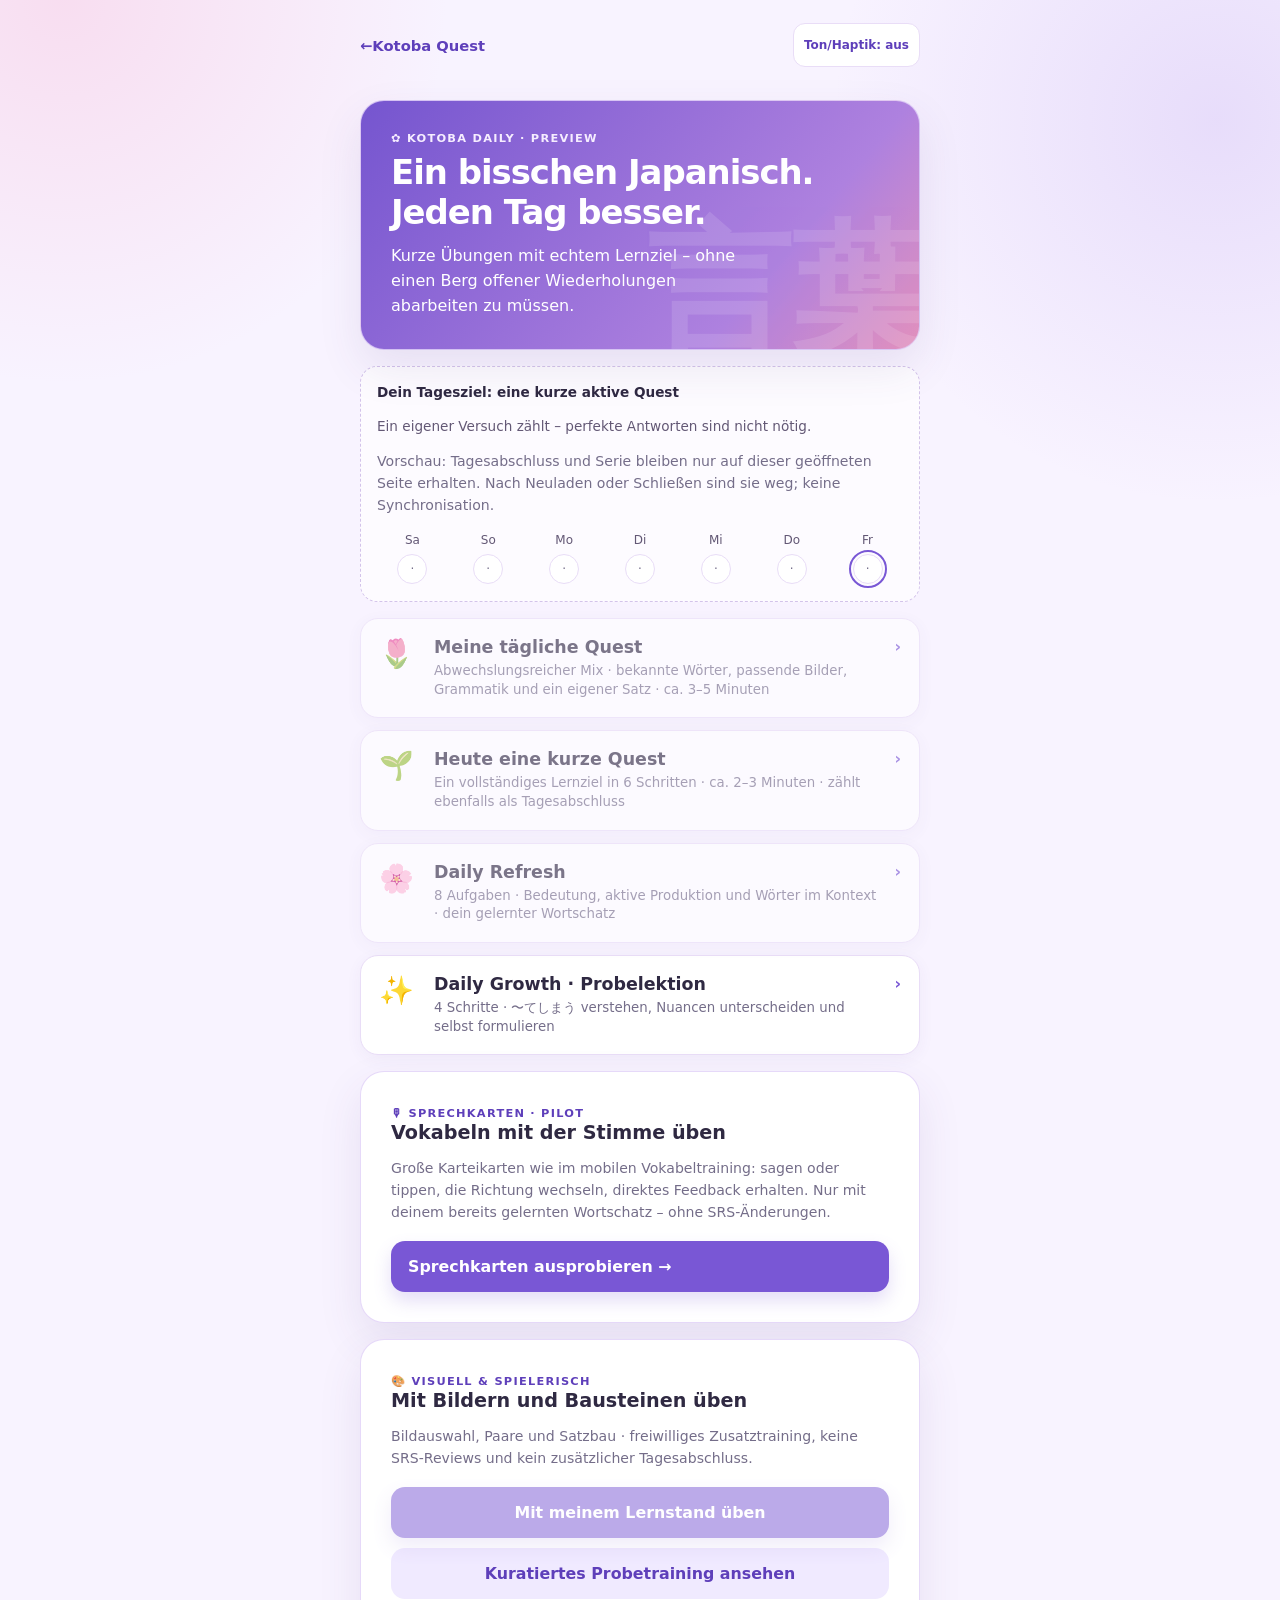
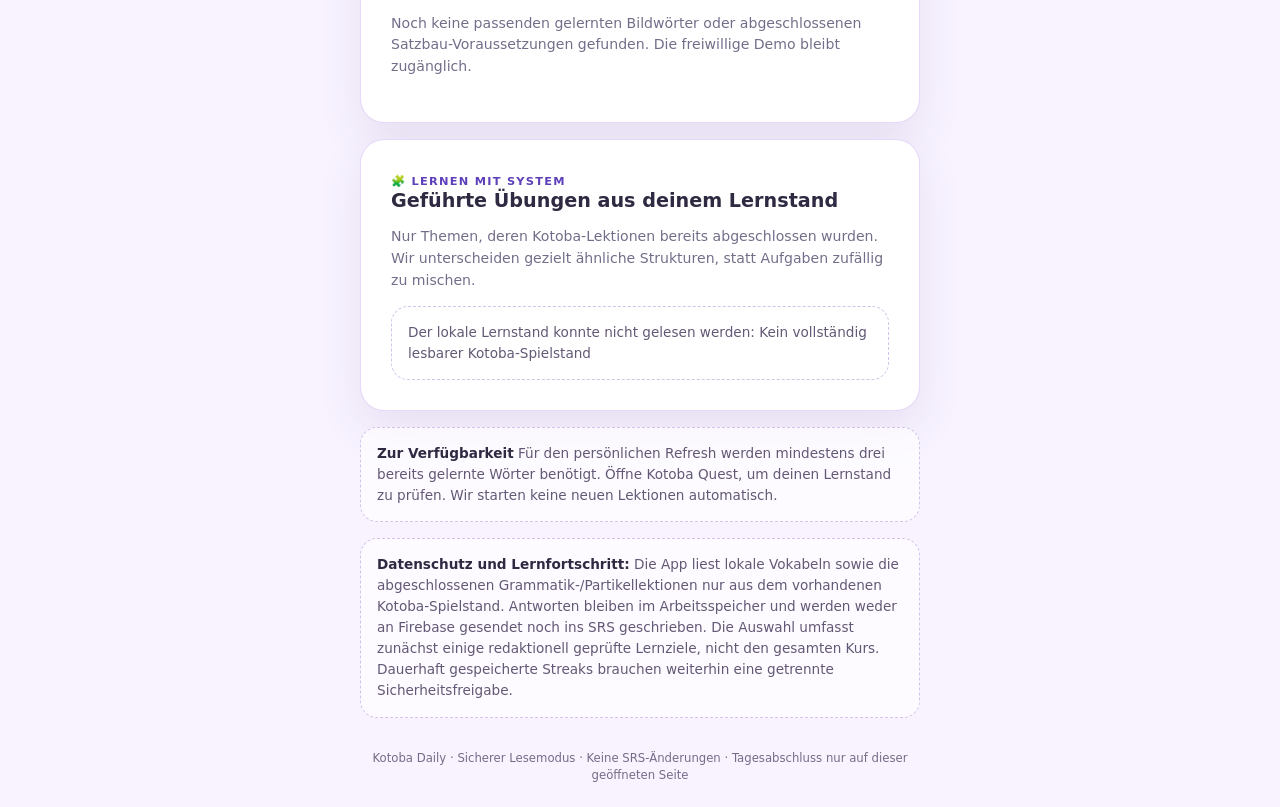
<file: daily.html>
<!doctype html>
<html lang="de">
<head>
  <meta charset="utf-8">
  <meta name="viewport" content="width=device-width,initial-scale=1,viewport-fit=cover,interactive-widget=resizes-content">
  <meta name="theme-color" content="#f8f3ff">
  <meta name="description" content="Kotoba Daily: eine kurze, didaktische Japanisch-Lerneinheit mit deinen bereits gelernten Wörtern.">
  <link rel="manifest" href="./kotoba.webmanifest">
  <link rel="apple-touch-icon" sizes="180x180" href="./assets/kotoba/icon-180-v1.png">
  <meta name="apple-mobile-web-app-capable" content="yes">
  <meta name="mobile-web-app-capable" content="yes">
  <meta name="apple-mobile-web-app-title" content="Kotoba Quest">
  <meta name="apple-mobile-web-app-status-bar-style" content="default">
  <link rel="stylesheet" href="./kotoba-install.css">
  <title>Kotoba Daily · Kotoba Quest</title>
  <link rel="stylesheet" href="./daily.css">
  <script src="./japanese-romaji.js"></script>
  <script defer src="./dungeon-source.js"></script>
  <script type="module" src="./daily.js"></script>
</head>
<body>
  <div class="shell">
    <header class="header">
      <a class="back" href="./cloud.html" aria-label="Zurück zu Kotoba Quest">← <span>Kotoba Quest</span></a>
      <button id="feedbackToggle" class="effects-toggle" type="button" aria-pressed="false" title="Ton optional; Haptik nur auf unterstützten Android-Browsern">Ton/Haptik: aus</button>
    </header>
    <main id="dailyRoot" tabindex="-1" aria-live="polite">
      <section class="panel loading"><div class="flower" aria-hidden="true">✿</div><h1>Deine Daily Quest wird vorbereitet …</h1><p>Deine bereits gelernten Wörter werden nur gelesen.</p></section>
    </main>
    <footer class="footer">Kotoba Daily · Sicherer Lesemodus · Keine SRS-Änderungen · Tagesabschluss nur auf dieser geöffneten Seite</footer>
  </div>
</body>
</html>
</file>
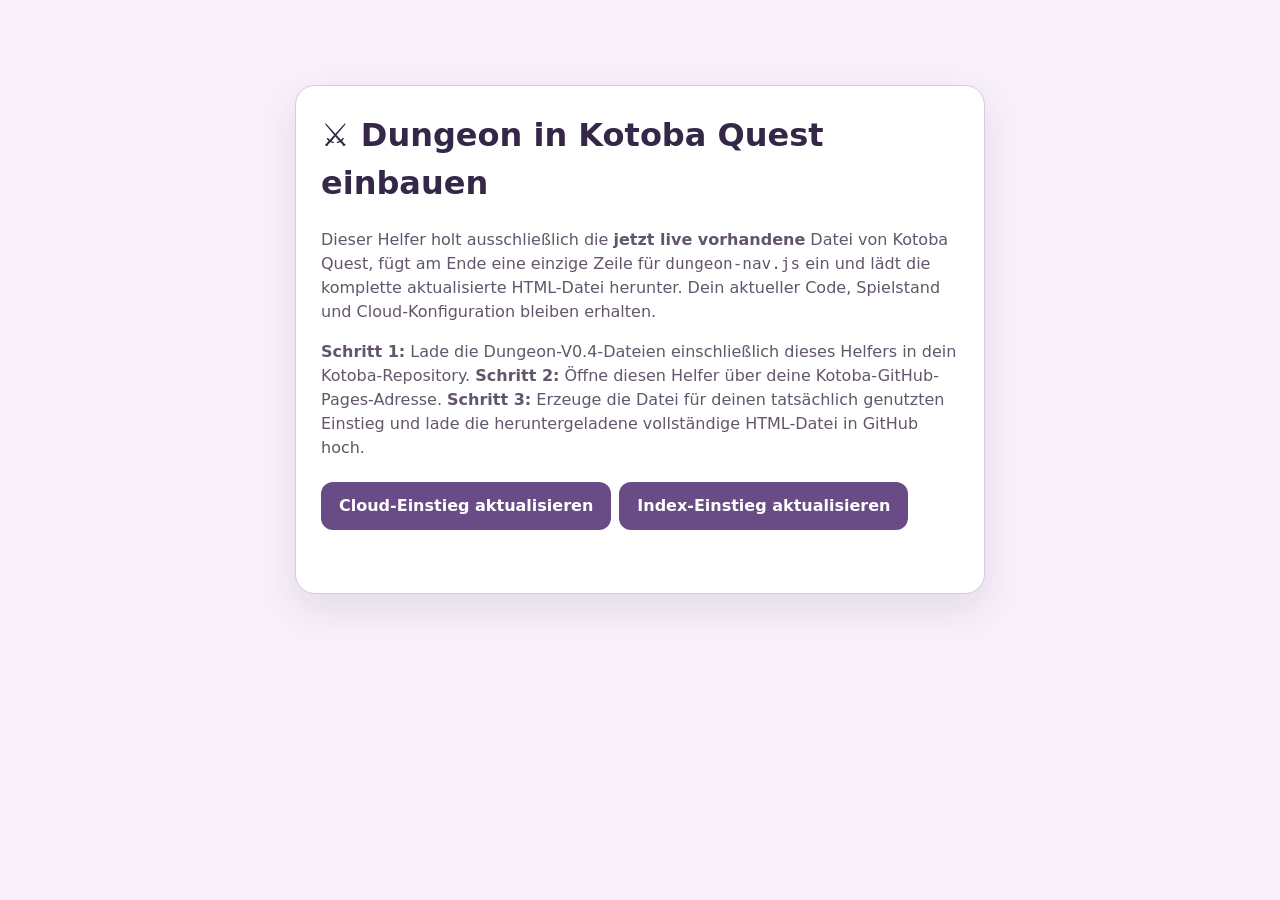
<file: dungeon-nav-installer.html>
<!DOCTYPE html><html lang="de"><head><meta charset="utf-8"><meta name="viewport" content="width=device-width,initial-scale=1"><title>Kotoba Quest · Dungeon-Eingang einfügen</title><style>body{background:#f8f0fb;color:#352747;font:16px/1.5 system-ui,sans-serif;max-width:690px;margin:7vh auto;padding:22px}.card{background:white;border:1px solid #d9c8e6;border-radius:20px;padding:25px;box-shadow:0 15px 40px #4125481c}h1{margin-top:0}button{border:0;border-radius:12px;background:#694c86;color:#fff;font:inherit;font-weight:750;padding:12px 18px;cursor:pointer;margin:6px 8px 6px 0}p{color:#63556b}#status{min-height:2em}</style></head><body><div class="card"><h1>⚔ Dungeon in Kotoba Quest einbauen</h1><p>Dieser Helfer holt ausschließlich die <strong>jetzt live vorhandene</strong> Datei von Kotoba Quest, fügt am Ende eine einzige Zeile für <code>dungeon-nav.js</code> ein und lädt die komplette aktualisierte HTML-Datei herunter. Dein aktueller Code, Spielstand und Cloud-Konfiguration bleiben erhalten.</p><p><strong>Schritt 1:</strong> Lade die Dungeon-V0.4-Dateien einschließlich dieses Helfers in dein Kotoba-Repository. <strong>Schritt 2:</strong> Öffne diesen Helfer über deine Kotoba-GitHub-Pages-Adresse. <strong>Schritt 3:</strong> Erzeuge die Datei für deinen tatsächlich genutzten Einstieg und lade die heruntergeladene vollständige HTML-Datei in GitHub hoch.</p><button data-name="cloud.html">Cloud-Einstieg aktualisieren</button><button data-name="index.html">Index-Einstieg aktualisieren</button><div id="status" role="status"></div></div><script>
const status=document.getElementById('status');for(const btn of document.querySelectorAll('[data-name]'))btn.addEventListener('click',async()=>{const name=btn.dataset.name;btn.disabled=true;status.textContent=`Lese ${name} …`;try{const r=await fetch(`./${name}?dungeonNavInstaller=${Date.now()}`,{cache:'no-store'});if(!r.ok)throw Error(`${name}: HTTP ${r.status}`);let html=await r.text();if(!/<\/body>/i.test(html))throw Error('Kein vollständiges HTML-Dokument erkannt. Keine Datei erstellt.');const marker='<script defer src="./dungeon-nav.js?v=0.4.0"><\/script>';if(!html.includes('dungeon-nav.js'))html=html.replace(/<\/body>/i,marker+'\n</body>');const blob=new Blob([html],{type:'text/html;charset=utf-8'}),url=URL.createObjectURL(blob),a=document.createElement('a');a.href=url;a.download=name;document.body.appendChild(a);a.click();a.remove();setTimeout(()=>URL.revokeObjectURL(url),2000);status.textContent=`${name} erstellt (${Math.round(blob.size/1024)} KB). Bitte diese Datei im Repository ersetzen und einmal neu laden.`;}catch(err){status.textContent=`Fehler: ${err.message||err}`}finally{btn.disabled=false}});
</script></body></html>
</file>
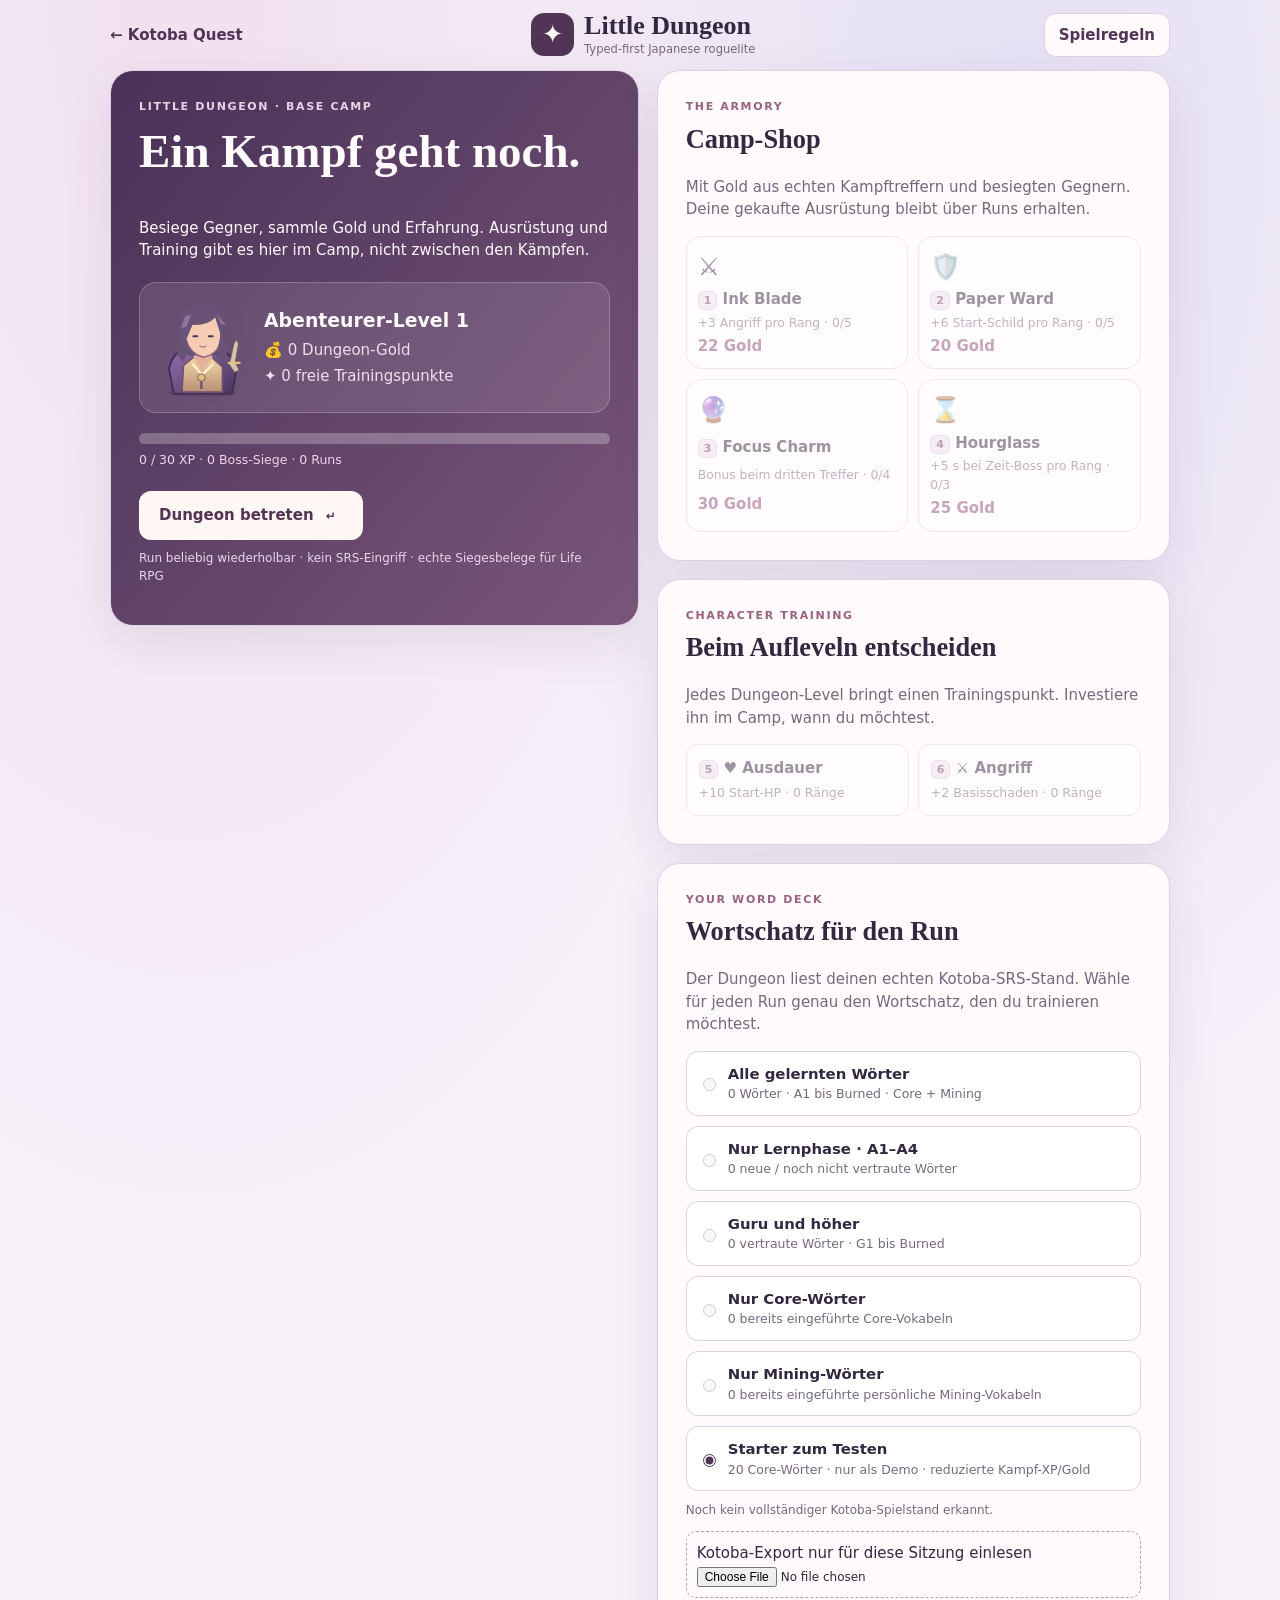
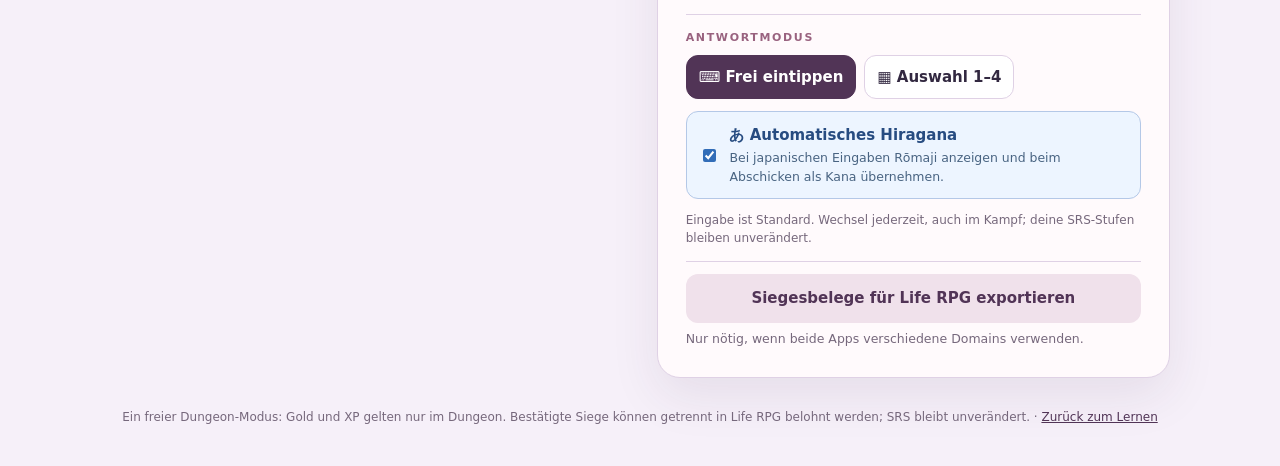
<file: dungeon.html>
<!DOCTYPE html>
<html lang="de">
<head>
  <meta charset="utf-8">
  <meta name="viewport" content="width=device-width,initial-scale=1,viewport-fit=cover">
  <meta name="theme-color" content="#392b56">
  <title>Kotoba Quest · Little Dungeon</title>
  <link rel="stylesheet" href="dungeon.css?v=0.5.0">
  <script defer src="dungeon-source.js?v=0.5.0"></script>
  <script defer src="dungeon-bridge.js?v=0.5.0"></script>
  <script defer src="dungeon-engine.js?v=0.5.0"></script>
  <script defer src="dungeon.js?v=0.5.0"></script>
</head>
<body>
  <div class="shell">
    <header class="topbar">
      <a class="back" href="./cloud.html" aria-label="Zurück zu Kotoba Quest">← <span>Kotoba Quest</span></a>
      <div class="brand"><span class="logo">✦</span><span><strong>Little Dungeon</strong><small>Typed-first Japanese roguelite</small></span></div>
      <button id="infoBtn" class="small-button" type="button">Spielregeln</button>
    </header>
    <div class="alert" id="alert" role="status" hidden></div>
    <main id="game" tabindex="-1"><div class="loading"><span class="loading-crest">✿</span><h1>Dein Dungeon wird vorbereitet …</h1><p>Vokabular wird aus Kotoba Quest gelesen.</p></div></main>
    <footer class="foot">Ein freier Dungeon-Modus: Gold und XP gelten nur im Dungeon. Bestätigte Siege können getrennt in Life RPG belohnt werden; SRS bleibt unverändert. · <a href="./cloud.html">Zurück zum Lernen</a></footer>
  </div>
  <dialog id="helpDialog"><div class="help-body"><button type="button" data-close-help aria-label="Schließen" class="cross">×</button><p class="eyebrow">LITTLE DUNGEON V0.5</p><h2>Spielregeln</h2><p>Besiege drei Gegner und anschließend den Boss. Normale Kämpfe haben <strong>keinen Timer</strong>; die freiwillige Boss-Challenge dauert 60 Sekunden. Du sammelst durch echte Treffer und besiegte Gegner Gold und XP. Gold kauft permanente Ausrüstung im Camp; ein Levelaufstieg bringt einen Trainingspunkt.</p><p><strong>Eingabe ist Standard:</strong> Antwort tippen und Enter drücken, dann mit Enter zur nächsten Aufgabe. Lesungen verstehen Kana oder Rōmaji. Bei Deutsch → Japanisch akzeptiert der Dungeon das japanische Wort oder seine Lesung. Für Multiple Choice kannst du jederzeit „Auswahl“ aktivieren: 1–4 antworten, Enter führt weiter.</p><p>Nach jedem normalen Gegner geht es direkt weiter – keine Händler-Unterbrechung. Deine Camp-Ausrüstung bleibt über alle Runs hinweg. Falsche Antworten zeigen die korrekte Verbindung und ändern keine echten Kotoba-SRS-Daten.</p><p>Deine V0.2-Scherben und früher gekauften Perks bleiben erhalten. Im Camp kannst du alte Scherben freiwillig in Dungeon-Gold umtauschen. Dungeon-Gold sind keine Life-RPG-Coins. Siege legen separate, eindeutig identifizierte Life-RPG-Belege ab; die Einlösung erfolgt im verbundenen Life RPG.</p><p>Der Wortschatz stammt direkt aus deinem aktuellen Kotoba-Spielstand. Im Camp kannst du alle gelernten Wörter, nur A1–A4, Guru+, nur Core oder nur Mining wählen; ein Export bleibt als Fallback möglich. Es werden keine Vokabeln an einen fremden Server geschickt.</p><button type="button" class="main-btn" data-close-help>Verstanden</button></div></dialog>
</body>
</html>
</file>
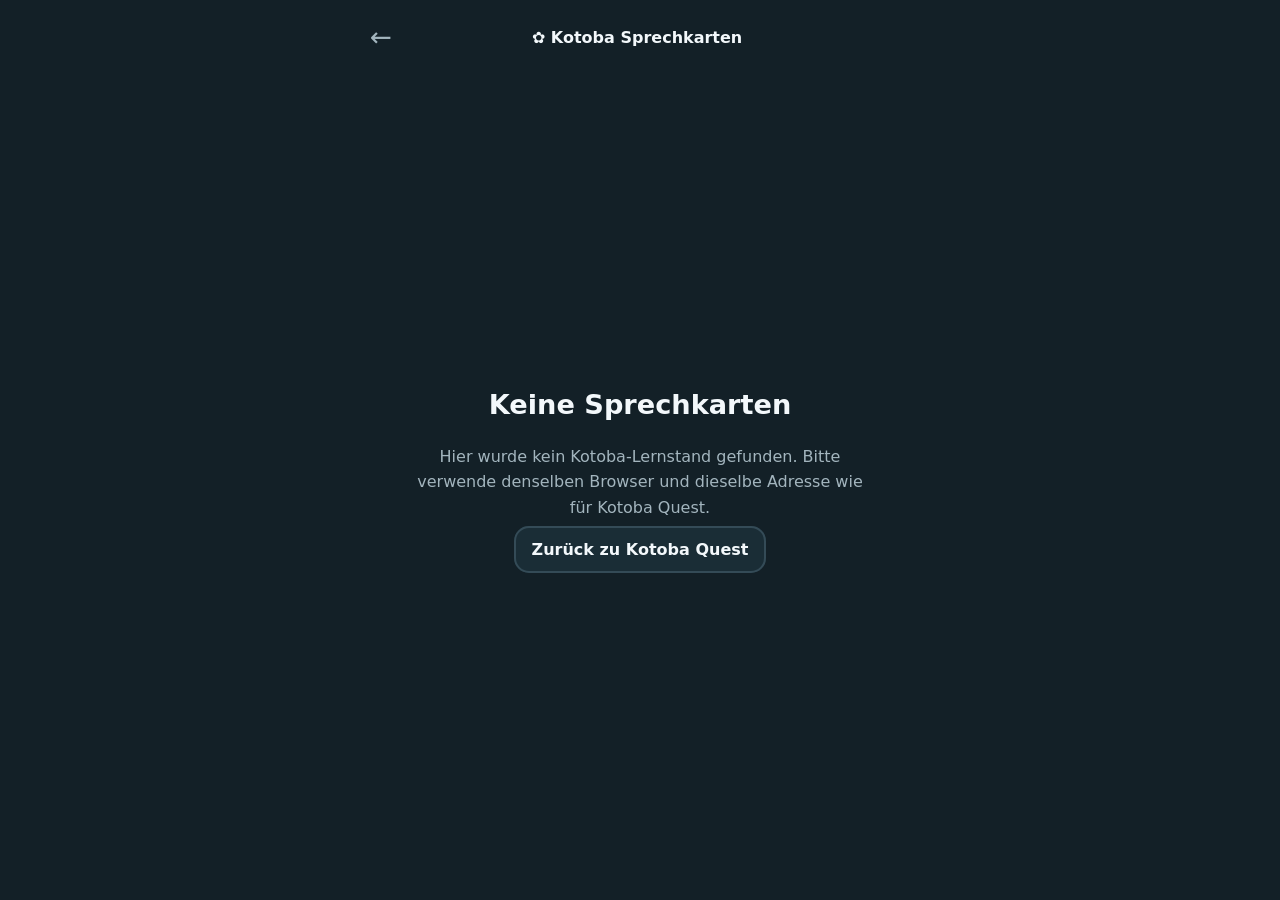
<file: voice-cards.html>
<!doctype html>
<html lang="de">
<head>
  <meta charset="utf-8">
  <meta name="viewport" content="width=device-width,initial-scale=1,viewport-fit=cover">
  <meta name="theme-color" content="#132027">
  <meta name="description" content="Sprechkarten: ein optionales, sicheres Sprachtraining mit deinem bereits gelernten Kotoba-Quest-Wortschatz.">
  <link rel="manifest" href="./kotoba.webmanifest">
  <link rel="apple-touch-icon" sizes="180x180" href="./assets/kotoba/icon-180-v1.png">
  <meta name="apple-mobile-web-app-capable" content="yes">
  <meta name="mobile-web-app-capable" content="yes">
  <meta name="apple-mobile-web-app-title" content="Kotoba Quest">
  <link rel="stylesheet" href="./voice-cards.css">
  <script src="./japanese-romaji.js"></script>
  <script defer src="./dungeon-source.js"></script>
  <script type="module" src="./voice-cards.js"></script>
  <title>Sprechkarten · Kotoba Quest</title>
</head>
<body>
  <main class="app" id="app" aria-live="polite">
    <section class="loading" role="status">Deine gelernten Wörter werden nur lesend geladen …</section>
  </main>
</body>
</html>
</file>
<file: kotoba-install.css>
/* Metadata-only installation candidate. No cache, worker or storage behavior. */
@media(display-mode:standalone){
  body{padding:env(safe-area-inset-top,0px) env(safe-area-inset-right,0px) env(safe-area-inset-bottom,0px) env(safe-area-inset-left,0px)}
  body.in-session .shell{padding-left:max(12px,env(safe-area-inset-left,0px));padding-right:max(12px,env(safe-area-inset-right,0px))}
}
</file>
<file: daily.css>
:root{color-scheme:light;--ink:#2f2942;--muted:#746d89;--violet:#7957d5;--violet-dark:#5e3fba;--pink:#e978af;--bg:#f8f3ff;--border:#e9ddf7;--surface:#fff;--good:#267b60;--bad:#b64c64;--shadow:0 18px 44px rgba(80,55,128,.10)}
*{box-sizing:border-box}
html{min-height:100%;background:var(--bg)}
body{margin:0;min-height:100dvh;color:var(--ink);font-family:Inter,ui-rounded,"SF Pro Rounded",system-ui,-apple-system,"Segoe UI",sans-serif;background:radial-gradient(circle at 5% 0,rgba(248,160,198,.26),transparent 24rem),radial-gradient(circle at 95% 5%,rgba(165,131,233,.20),transparent 24rem),var(--bg)}
button,input{font:inherit}button{cursor:pointer}button:disabled{opacity:.5;cursor:not-allowed}
a{color:var(--violet-dark)}:focus-visible{outline:3px solid var(--pink);outline-offset:3px}
.shell{width:min(560px,100%);min-height:100dvh;margin:auto;display:flex;flex-direction:column;padding:0 16px env(safe-area-inset-bottom)}
.header{height:76px;display:flex;align-items:center;gap:10px}.back{text-decoration:none;font-size:.92rem;font-weight:800;white-space:nowrap}.header-mark{margin-left:auto;color:var(--pink);font-size:1.9rem}.beta-tag{border-radius:30px;border:1px solid var(--border);background:#fff;font-size:.62rem;font-weight:900;letter-spacing:.07em;color:var(--muted);padding:8px 10px}
main{flex:1;display:flex;flex-direction:column;gap:16px;padding:10px 0 22px}
.panel{background:var(--surface);border:1px solid rgba(226,211,248,.85);border-radius:24px;box-shadow:var(--shadow);padding:24px;min-width:0}
.panel h1,.panel h2,.panel p{overflow-wrap:anywhere}.panel h1{font-size:clamp(1.6rem,6vw,2.12rem);line-height:1.17;letter-spacing:-.03em;margin:8px 0 12px}.panel h2{font-size:1.2rem;margin:0 0 10px}.panel p{line-height:1.55}.muted{color:var(--muted)}.small{font-size:.88rem}.eyebrow{text-transform:uppercase;letter-spacing:.11em;font-weight:900;font-size:.71rem;color:var(--violet-dark)}.flower{font-size:2.65rem;color:var(--pink)}
.hero{background:linear-gradient(130deg,#7555cf,#ae81df 72%,#e291bd);color:white;overflow:hidden;position:relative;min-height:208px}.hero:after{content:'言葉';font-size:9rem;position:absolute;right:-16px;bottom:-42px;opacity:.12;pointer-events:none;font-weight:900}.hero .eyebrow{color:#f6edff}.hero p{position:relative;z-index:1;max-width:34ch;margin:0}
.mode-grid{display:grid;gap:12px}.mode{display:flex;align-items:start;gap:15px;border:1px solid var(--border);border-radius:18px;background:white;padding:18px;width:100%;text-align:left;color:var(--ink);box-shadow:0 4px 16px rgba(80,55,128,.05)}.mode:hover{border-color:#c6afea}.mode:active{transform:scale(.99)}.mode strong{display:block;font-size:1.09rem}.mode small{display:block;color:var(--muted);line-height:1.4;margin-top:5px}.mode .icon{font-size:1.75rem;flex:0 0 40px}.mode .arrow{margin-left:auto;color:var(--violet);font-weight:900}.mode:disabled{opacity:.62}
.note{padding:15px 16px;border:1px dashed #d3c3ea;border-radius:17px;background:rgba(255,255,255,.65);color:#635875;font-size:.85rem;line-height:1.55}.note strong{color:var(--ink)}
.pill{display:inline-flex;align-items:center;gap:7px;padding:8px 11px;border-radius:50px;background:#f2eaff;color:var(--violet-dark);font-size:.76rem;font-weight:900}.status-row{display:flex;justify-content:space-between;align-items:center;gap:12px}.progress{height:10px;border-radius:50px;background:#efe8fb;overflow:hidden;margin:12px 0}.progress>div{height:100%;background:linear-gradient(90deg,var(--violet),var(--pink));transition:width .2s ease;border-radius:inherit}
.question{margin-top:0}.task-jp{white-space:pre-line;font-size:clamp(1.65rem,7vw,2.18rem);font-weight:850;line-height:1.6;overflow-wrap:anywhere;word-break:normal;margin:12px 0}.task-jp mark{color:var(--violet-dark);background:#efe7ff;border-radius:5px;padding:0 4px}.task-de{font-size:1.38rem;font-weight:800;margin:18px 0 10px}.task-label{color:var(--muted);font-weight:700;margin:10px 0}.task-secondary{font-size:.96rem;color:var(--muted)}
.answers{display:grid;gap:10px;margin-top:21px}.answer{min-height:56px;text-align:left;width:100%;background:white;border:2px solid var(--border);border-radius:14px;padding:13px 14px;color:var(--ink);font-weight:750;display:flex;align-items:center;gap:14px}.answer .number{display:inline-grid;place-items:center;width:27px;height:27px;border-radius:9px;background:#f1ebfc;color:var(--violet-dark);font-size:.79rem;flex:0 0 auto}.answer:hover:enabled{border-color:#b9a1e4;background:#faf7ff}.answer.selected{border-color:var(--violet);background:#f4efff}.answer:disabled{opacity:1;cursor:default}.answer.correct{border-color:var(--good);background:#effaf5}.answer.wrong{border-color:var(--bad);background:#fff2f3}
.answer-form{display:grid;gap:10px;margin-top:18px}.answer-form label{font-size:.84rem;color:var(--muted);font-weight:800}.answer-form input{width:100%;height:56px;border:2px solid #cdb9ee;border-radius:13px;padding:13px 15px;background:#fff;font-size:1.12rem;outline-offset:3px}.answer-form input:disabled{background:#f7f4fb}.button{min-height:51px;width:100%;border:0;border-radius:14px;background:var(--violet);color:white;font-size:.99rem;font-weight:850;padding:13px 17px;box-shadow:0 9px 18px rgba(121,87,213,.20)}.button:hover:not(:disabled){background:var(--violet-dark)}.button.secondary{background:#f0eaff;color:var(--violet-dark);box-shadow:none}.button.secondary:hover:not(:disabled){background:#e5dcfa}.button.ghost{background:transparent;color:var(--violet-dark);border:1px solid var(--border);box-shadow:none}.actions{display:grid;gap:10px;margin-top:17px}
.feedback{border-radius:15px;padding:15px 17px;background:#f1f9f5;border:1px solid #b8dbc9;margin-top:18px}.feedback.error{background:#fff3f5;border-color:#ebbfca}.feedback strong{display:block;color:#24644c}.feedback.error strong{color:#a34459}.feedback p{margin:6px 0 0;font-size:.91rem}.example{background:#faf8fd;border-left:4px solid #b8a0e7;border-radius:8px;padding:13px 15px;margin-top:13px;font-size:.94rem;line-height:1.55}.example span{display:block;color:var(--muted);margin-top:5px;font-size:.84rem}
.subtle{font-size:.78rem;color:var(--muted);line-height:1.45}.results{text-align:center}.results .flower{font-size:3.5rem}.results .score{font-size:2.7rem;font-weight:900;color:var(--violet-dark)}.results .score small{display:block;font-weight:500;font-size:.8rem;color:var(--muted)}
.footer{text-align:center;padding:10px 4px 22px;font-size:.73rem;color:var(--muted);line-height:1.5}
@media(min-width:700px){.shell{padding-inline:0}.panel{padding:30px}.header{height:90px}}
@media(prefers-reduced-motion:reduce){*,*:before,*:after{transition:none!important;animation:none!important}}

.learned-summary ul{padding-left:20px}.learned-summary li{margin-block:8px;overflow-wrap:anywhere}

/* A task occupies the viewport; only its content scrolls. Controls never overlay it. */
body.in-session{overflow:hidden;height:var(--app-height,100dvh)}
.in-session .shell{position:fixed;top:var(--app-top,0px);left:50%;transform:translateX(-50%);height:var(--app-height,100dvh);min-height:0;padding:env(safe-area-inset-top,0px) 12px 0;overflow:hidden}
.in-session .header{height:44px;min-height:44px;flex:none}.in-session .beta-tag,.in-session .header-mark,.in-session .footer{display:none}
.session-root{min-height:0;overflow:hidden;display:grid;grid-template-rows:auto minmax(0,1fr) auto;gap:0;padding:0;flex:1}
.session-top{padding:6px 4px}.session-top .progress{margin:6px 0}.session-top p{margin:4px 0;font-size:.75rem;line-height:1.3}
.session-content{min-height:0;overflow-y:auto;overscroll-behavior:contain;scroll-padding:12px;-webkit-overflow-scrolling:touch}
.session-content .question{padding:16px;border-radius:18px;box-shadow:none}.session-content .task-jp{font-size:clamp(1.35rem,6vw,1.9rem);line-height:1.45;margin:8px 0}.session-content .task-secondary{margin:8px 0}.session-content .answers{margin-top:12px;gap:8px}.session-content .answer{min-height:48px;padding:9px 11px}.session-content .pill{padding:5px 9px}.session-content .feedback{margin-top:10px}.session-content .answered .answers{display:none}
.session-dock{padding:8px 2px max(8px,env(safe-area-inset-bottom,0px));background:var(--bg);border-top:1px solid var(--border)}
.session-dock .answer-form,.session-dock .actions{margin:0;gap:8px}.session-dock .answer-form input{height:48px;font-size:16px}.session-dock .answer-form{grid-template-columns:1fr 1fr}.session-dock .answer-form label,.session-dock .answer-form input{grid-column:1/-1}.session-dock .button{min-height:44px;padding:9px 10px;box-shadow:none}.session-dock>.button{margin-top:6px;font-size:.8rem;min-height:40px}.session-dock .answer-form>.button:only-of-type{grid-column:1/-1}
@media(max-height:500px){.in-session .header{display:none}.session-top p{display:none}.session-top{padding:3px}.session-content .question{padding:10px}.session-dock{padding-top:5px}.session-dock .answer-form{gap:5px}.session-dock .answer-form label{font-size:.75rem}}

ruby{ruby-position:over}rt{font-size:.52em;font-weight:500;line-height:1.2}.reading-help{color:var(--muted);padding:0 8px;line-height:1.4}

.effects-toggle{margin-left:auto;min-height:44px;padding:8px 10px;border:1px solid var(--border);border-radius:12px;background:white;color:var(--violet-dark);font-size:.75rem;font-weight:800;white-space:nowrap}.header .back{display:inline-flex;align-items:center;min-height:44px}
.play-card{padding:12px!important}.play-card h1{font-size:1.2rem;line-height:1.35;margin:8px 0}.play-card>.small{margin:7px 0;line-height:1.35}.picture-heading{display:flex;align-items:center;justify-content:center;gap:10px}.picture-heading h1{margin:6px 0;font-size:1.8rem}.word-audio{width:44px;height:44px;flex:none;border:1px solid var(--border);border-radius:50%;background:#f3ecff;color:var(--violet-dark);font-weight:850;font-size:1.25rem}
.visual-art{position:relative;display:block;overflow:hidden;width:100%;aspect-ratio:1;background:#faf7f2;border-radius:12px;pointer-events:none;flex:none}.visual-art img{position:absolute;display:block;width:600%;height:400%;max-width:none;pointer-events:none;user-select:none}
.picture-grid{display:grid;grid-template-columns:repeat(2,minmax(0,1fr));gap:8px;margin-top:8px}.picture-card{display:grid;place-items:center;gap:3px;min-width:0;padding:5px;border:2px solid var(--border);border-radius:16px;background:white;color:var(--violet-dark)}.picture-card .visual-art{width:min(100%,clamp(52px,calc((var(--app-height,100dvh) - 252px)/2),140px))}.picture-number{font-size:.73rem;font-weight:850;line-height:1.1}.picture-card:hover:enabled,.match-card:hover:enabled,.sentence-token:hover:enabled{border-color:var(--violet)}
.matching-board{display:grid;grid-template-columns:repeat(2,minmax(0,1fr));gap:10px}.match-column{display:grid;gap:7px}.match-card{display:flex;align-items:center;justify-content:center;min-width:0;height:clamp(48px,calc((var(--app-height,100dvh) - 240px)/3),100px);padding:4px;border:2px solid var(--border);border-radius:14px;background:white;color:var(--ink)}.match-card .visual-art{width:auto;height:100%;aspect-ratio:1}.match-word{font-size:clamp(1rem,4.3vw,1.4rem);overflow-wrap:anywhere}.match-card[aria-pressed=true]{border-color:var(--violet);background:#f1eaff;box-shadow:inset 0 0 0 1px var(--violet)}.matched-space{visibility:hidden}.play-status{min-height:1.5em;font-size:.82rem;color:var(--violet-dark);margin:8px 0 0;line-height:1.3}
.sentence-line{display:flex;flex-wrap:wrap;align-items:center;gap:6px;min-height:70px;padding:9px;border:2px dashed #cdb9ea;border-radius:14px;background:#faf8ff;margin:10px 0}.token-bank{display:flex;flex-wrap:wrap;gap:7px;align-items:center}.sentence-token{min-height:44px;min-width:44px;max-width:100%;padding:7px 10px;border:1px solid #d3c3e9;border-radius:11px;background:white;color:var(--ink);box-shadow:0 3px 0 #e6ddf0;font-size:1rem;overflow-wrap:anywhere}.sentence-token:disabled{opacity:.28;box-shadow:none}.sentence-line .sentence-token{background:#f0e8ff;border-color:#b89bdc}.session-dock .play-actions{grid-template-columns:minmax(0,1fr) auto}.tile-cue{font-size:1.12rem!important}
@keyframes dailySuccess{50%{box-shadow:0 0 0 3px #9cd5b7;transform:scale(1.012)}}.daily-success{animation:dailySuccess .2s ease-out}
@keyframes pairFound{to{opacity:0;transform:scale(.94)}}.pair-found{animation:pairFound .17s ease-in forwards}
@media(prefers-reduced-motion:reduce){.daily-success,.pair-found{animation:none!important}}
@media(max-height:500px){.play-card{padding:8px!important}.play-card h1{font-size:1rem;margin:4px 0}.play-card .picture-heading h1{font-size:1.4rem}.play-card>.small{font-size:.73rem;margin:4px 0}.matching-board{gap:7px}.match-column{gap:5px}.sentence-line{min-height:45px;padding:5px;margin:6px 0;gap:5px}.sentence-token{padding:5px 7px;font-size:.9rem}.play-status{margin-top:5px;font-size:.73rem}}

.session-exit-row{display:flex;gap:6px;align-items:center;margin-top:6px}.session-exit-row>.button{flex:1;min-width:0;min-height:40px;width:auto;font-size:.75rem;padding:7px}.session-exit-row .effects-toggle{margin:0;min-height:40px;font-size:.67rem;padding:6px 8px}
.daily-overview{display:grid;grid-template-columns:repeat(7,minmax(0,1fr));gap:5px;padding:0;margin:14px 0 2px;list-style:none;text-align:center;font-size:.75rem}.daily-overview li{display:grid;justify-items:center;gap:5px}.day-dot{display:grid;place-items:center;width:30px;height:30px;border:1px solid var(--border);border-radius:50%;background:white;color:var(--muted)}.day-dot.done{background:#e3f4e9;color:#215c3d}.daily-overview [aria-current=date] .day-dot{outline:2px solid var(--violet);outline-offset:2px}
.picture-card .visual-art{width:min(100%,clamp(44px,calc((var(--app-height,100dvh) - 400px)/2),140px))}
@supports(height:1cqh){.session-content{container-type:size}.picture-card .visual-art{width:min(100%,clamp(44px,calc((100cqh - 168px)/2),140px))}.match-card{height:clamp(48px,calc((100cqh - 150px)/3),100px)}}

@media(max-height:380px){.image-question>.pill{display:none}.image-question>.small{margin:2px 0;font-size:.7rem}.play-card .picture-heading h1{font-size:1.25rem;line-height:1.2;margin:2px 0}.picture-card{padding:3px;gap:1px}.picture-card .visual-art{width:min(100%,44px)}.picture-number{font-size:.65rem}.picture-grid{gap:6px;margin-top:4px}.session-top .eyebrow{white-space:nowrap;overflow:hidden;text-overflow:ellipsis;min-width:0}}
</file>
<file: dungeon.css>
:root{--bg:#f6f0f9;--paper:#fffafc;--ink:#322840;--muted:#76687c;--plum:#513456;--plum2:#806095;--pink:#efcfdf;--lav:#e7dbf2;--line:#dfd1e5;--good:#297c60;--bad:#a83f5f;--gold:#bd8236;--soft:#faf5f9;--shadow:0 18px 50px #35214116}*{box-sizing:border-box}body{margin:0;min-height:100vh;background:radial-gradient(ellipse at 15% 0,#f1e0ef 0,transparent 43%),radial-gradient(ellipse at 80% 8%,#e3def2 0,transparent 37%),var(--bg);color:var(--ink);font:15px/1.5 system-ui,-apple-system,BlinkMacSystemFont,"Segoe UI",sans-serif}button,input,select{font:inherit}button{cursor:pointer;transition:transform .15s ease,border-color .15s ease,box-shadow .15s ease}button:hover:not(:disabled){transform:translateY(-1px)}button:disabled{cursor:not-allowed;opacity:.48}.shell{width:min(1130px,calc(100% - 30px));margin:0 auto}.topbar{min-height:82px;display:flex;align-items:center;justify-content:space-between;gap:14px}.back{color:var(--plum);text-decoration:none;font-weight:720;white-space:nowrap}.brand{display:flex;align-items:center;gap:10px}.brand strong{font:800 clamp(19px,3vw,26px)/1.1 Georgia,serif;display:block}.brand small{color:var(--muted);display:block;font-size:.72rem}.logo{display:grid;place-items:center;background:var(--plum);color:#fff9f6;width:43px;height:43px;border-radius:13px;font-size:26px}.small-button,.ghost{background:#fffafc;border:1px solid var(--line);color:var(--plum);border-radius:12px;padding:10px 14px;font-weight:650}.alert{border-radius:14px;padding:12px 18px;background:#fff0d7;border:1px solid #ecd19e;margin:10px 0}.eyebrow{font-size:11px;letter-spacing:.15em;text-transform:uppercase;color:#99627f;font-weight:800;margin:0 0 8px}h1,h2,h3,p{margin-top:0}h1,h2{font-family:Georgia,"Times New Roman",serif;line-height:1.15}h1{font-size:clamp(28px,4vw,48px)}h2{font-size:clamp(24px,3vw,33px)}h3{font-size:19px}.muted{color:var(--muted)}.card{background:var(--paper);border:1px solid var(--line);border-radius:23px;box-shadow:var(--shadow);padding:clamp(17px,3vw,28px)}.loading{text-align:center;padding:14vh 20px}.loading-crest{font-size:72px;color:var(--plum2)}.front-grid{display:grid;grid-template-columns:minmax(0,1.35fr) minmax(265px,1fr);gap:18px}.hero{background:linear-gradient(130deg,#4a3157,#79567a);color:#fffafc;position:relative;overflow:hidden;min-height:460px}.hero .eyebrow,.hero .muted{color:#e8d4e7}.hero::before{content:'✦';position:absolute;right:3%;top:-105px;font-size:350px;color:#ffffff0d;pointer-events:none}.hero h1{position:relative}.hero-desc{max-width:43ch;font-size:1.03rem}.stats{display:grid;grid-template-columns:repeat(3,1fr);gap:9px;margin:24px 0}.stat{background:#ffffff18;border:1px solid #ffffff36;border-radius:14px;padding:10px}.stat strong{display:block;font-size:24px}.stat span{font-size:11px;color:#e9d6e7}.main-btn,.alt-btn{border:0;background:var(--plum);color:#fff;border-radius:12px;padding:13px 20px;font-weight:760;min-height:44px}.hero .main-btn{background:#fff7f3;color:var(--plum)}.alt-btn{background:#f0e1eb;color:var(--plum)}.button-row{display:flex;gap:9px;flex-wrap:wrap;align-items:center}.right-stack{display:grid;gap:17px;align-content:start}.deck-option{display:flex;align-items:center;gap:9px;margin:10px 0;padding:11px;border-radius:12px;border:1px solid var(--line);background:#fff}.deck-option input{accent-color:var(--plum)}.deck-option span{display:grid}.deck-option strong{font-size:.93rem}.deck-option small{color:var(--muted)}.subtle{font-size:12px;color:var(--muted)}.import-box{display:block;border:1px dashed #bf9daf;border-radius:10px;padding:10px;margin-top:8px;cursor:pointer}.import-box input{max-width:100%;font-size:12px}.perks{display:grid;gap:9px}.perk{display:flex;justify-content:space-between;align-items:center;gap:8px;border:1px solid var(--line);border-radius:13px;padding:11px}.perk button{font-size:12px;padding:8px}.run-wrap{display:grid;gap:14px}.run-nav{display:flex;align-items:center;justify-content:space-between;gap:12px;flex-wrap:wrap}.floor-track{display:flex;gap:5px;align-items:center}.floor-track span{border:1px solid #ddcae2;background:#fff;border-radius:30px;padding:6px 9px;font-size:12px;font-weight:730}.floor-track span.on{background:var(--plum);color:white;border-color:var(--plum)}.battle{background:linear-gradient(180deg,#e9dceb,#fff6f5 71%);border:1px solid var(--line);border-radius:23px;padding:16px;position:relative;overflow:hidden}.battle::before{content:'✧';position:absolute;left:48%;top:-58px;color:#ffffff85;font-size:220px;pointer-events:none}.arena{display:grid;grid-template-columns:1fr 75px 1fr;align-items:end;gap:12px;min-height:216px}.fighter{display:grid;justify-items:center;gap:6px;min-width:0}.sprite{height:125px;display:grid;align-items:center;justify-items:center;position:relative;filter:drop-shadow(0 12px 14px #4d365b32)}.avatar{width:112px}.sprite .body{width:75px;height:85px;border-radius:31px 31px 18px 18px;background:linear-gradient(125deg,#66548b,#3e335c);position:absolute;bottom:0}.sprite .face{width:62px;height:62px;border-radius:45% 45% 48% 48%;background:#eac5b7;border:3px solid #533951;position:absolute;top:0}.sprite .hair{width:69px;height:26px;background:#d3b8a3;border-radius:60% 40% 25% 30%;position:absolute;top:0;transform:rotate(-8deg)}.sprite .eyes{font-size:28px;color:#4b4055;position:absolute;top:31px;font-weight:900;letter-spacing:5px}.foe{width:115px}.foe .creature{font-size:92px;line-height:1;filter:drop-shadow(0 5px 4px #624b6e40)}.versus{font:800 15px Georgia,serif;color:#9e809d;align-self:center;text-align:center}.fighter strong{font-size:14px}.meter{height:10px;width:min(200px,100%);background:#d1bfd6;border-radius:30px;overflow:hidden}.meter>i{height:100%;display:block;background:linear-gradient(90deg,#4f9c7c,#86c4a4);border-radius:30px;transition:width .2s}.enemy-meter i{background:linear-gradient(90deg,#aa4c78,#ec9bac)}.fighter small{color:#71607d}.battle-meta{display:flex;justify-content:space-between;gap:8px;align-items:center;flex-wrap:wrap;padding:10px 4px 0;color:var(--plum);font-size:.83rem;font-weight:700}.timer{background:#fff;border:1px solid #d7a1b7;padding:7px 11px;border-radius:10px;color:#a23e5b;font-weight:900;font-variant-numeric:tabular-nums}.question-card{display:grid;gap:15px}.question-header{display:flex;justify-content:space-between;align-items:center;gap:6px}.question-prompt{font-size:clamp(26px,4.6vw,43px);font-weight:780;text-align:center;line-height:1.38;padding:13px 6px;overflow-wrap:anywhere}.answers{display:grid;grid-template-columns:repeat(2,minmax(0,1fr));gap:9px}.answer{background:#fff;border:1px solid #d8c6de;border-radius:14px;padding:14px 10px;color:var(--ink);font-weight:710;min-height:56px}.answer:focus-visible{outline:3px solid #b479a5;outline-offset:3px}.answer:hover{border-color:#a779aa;box-shadow:0 4px 15px #714b7a1a}.text-entry{display:flex;gap:8px}.text-entry input{border:1px solid #cbb6d4;border-radius:12px;padding:13px;font-size:19px;min-width:0;flex:1;background:white}.feedback{padding:15px;border-radius:14px;border:1px solid #aed7c2;background:#edf8f0}.feedback.wrong{background:#fff1f4;border-color:#e9b0c3}.feedback h3{color:var(--good);margin:0 0 7px}.feedback.wrong h3{color:var(--bad)}.loot-grid{display:grid;grid-template-columns:repeat(3,minmax(0,1fr));gap:11px}.loot-option{display:grid;gap:8px;justify-items:center;text-align:center;background:#fff9fb;border:1px solid #ddc6df;border-radius:18px;padding:25px 12px;color:var(--ink)}.loot-option:hover{border-color:#936da0}.loot-icon{font-size:45px}.loot-option small{color:var(--muted)}.boss-options{display:grid;grid-template-columns:1fr 1fr;gap:12px}.boss-choice{background:#fff;border:1px solid #e0c8dc;padding:20px;text-align:left;border-radius:15px;color:var(--ink)}.boss-choice strong{display:block;font-size:18px}.boss-choice small{color:var(--muted)}.ended{text-align:center;padding:36px}.trophy{font-size:75px;margin-bottom:8px}.info-strip{display:flex;gap:8px;flex-wrap:wrap}.chip{background:#f4e8f0;border:1px solid #dfcddd;color:#614362;border-radius:30px;padding:5px 9px;font-size:12px;font-weight:650}.foot{text-align:center;padding:30px 0 40px;color:var(--muted);font-size:12px}.foot a{color:var(--plum)}dialog{max-width:min(560px,94vw);border:1px solid var(--line);border-radius:23px;box-shadow:0 30px 80px #261e2e80;padding:0;color:var(--ink)}dialog::backdrop{background:#291d36b3}.help-body{padding:27px;position:relative}.cross{position:absolute;right:14px;top:12px;border:0;background:transparent;font-size:27px;color:var(--plum)}@media(max-width:760px){.front-grid{grid-template-columns:1fr}.hero{min-height:0}.topbar{min-height:70px}.brand small{display:none}.back span{display:none}.arena{grid-template-columns:1fr 34px 1fr;gap:4px}.sprite{height:103px}.sprite .body{width:65px;height:75px}.sprite .face{width:54px;height:54px}.foe .creature{font-size:72px}.loot-grid{grid-template-columns:1fr}.loot-option{display:flex;text-align:left;padding:16px}.boss-options{grid-template-columns:1fr}.question-card{padding:17px}.stats{margin:17px 0}}@media(max-width:460px){.shell{width:min(100% - 18px,1130px)}.brand strong{font-size:19px}.topbar .small-button{padding:8px}.answers{grid-template-columns:1fr 1fr}.answer{min-height:62px;padding:8px;font-size:14px}.floor-track span{font-size:10px;padding:5px}.battle{padding:10px}.fighter strong{font-size:12px}.question-prompt{font-size:28px}.text-entry input{font-size:16px}.question-header{flex-wrap:wrap}}

@keyframes dungeon-arrival{from{opacity:.25;transform:translateY(9px)}to{opacity:1;transform:translateY(0)}}.battle,.question-card{animation:dungeon-arrival .24s ease-out}@media(prefers-reduced-motion:reduce){*,*::before,*::after{animation:none!important;transition:none!important}}

/* V0.2 — keyboard-first compact arena. All art is self-contained vector UI. */
.shell{width:min(1060px,calc(100% - 30px))}
.topbar{min-height:70px}
.run-wrap{gap:10px}
.run-nav{padding:1px 2px}
.floor-track{gap:7px}
.floor-track span{padding:6px 12px;min-width:76px;text-align:center;background:#fff8fc}
.floor-track span.on{box-shadow:0 2px 10px #51345621}
.battle{padding:13px 21px;background:linear-gradient(130deg,#ede4f3,#fff3f0 54%,#f4e8ef);border-radius:19px}
.battle::before{top:-79px;left:49%;font-size:178px;opacity:.36}
.arena{min-height:169px;grid-template-columns:1fr 44px 1fr;gap:12px;align-items:center}
.sprite{height:112px}
.avatar{width:118px}
.hero-portrait{display:block;width:116px;height:126px;max-height:112px;overflow:visible;filter:drop-shadow(0 5px 8px #5e3e6e25)}
.foe{height:110px}
.foe .creature{font-size:74px}
.versus{font-size:28px;align-self:center;color:#a37e9b}
.fighter{gap:5px}
.fighter strong{font-size:13px;line-height:1.25}
.fighter small{font-size:12px;white-space:normal;text-align:center}
.meter{height:8px;width:min(205px,100%)}
.battle-meta{padding:9px 3px 0;font-size:.81rem}
.question-card{gap:11px;padding:20px 25px}
.question-header .eyebrow{margin:0}
.prompt-group{display:grid;gap:4px;padding:0 0 2px}
.question-label{text-align:center;margin:0;font-size:.95rem}
.question-prompt{font-size:clamp(27px,4vw,40px);padding:4px 4px 10px;min-height:55px;display:grid;place-items:center}
.answers{gap:8px}
.answer{position:relative;display:flex;align-items:center;justify-content:center;gap:10px;min-height:61px;padding:10px 14px;line-height:1.32;font-size:16px}
.answer-shortcut{display:grid;place-items:center;position:absolute;left:12px;top:50%;transform:translateY(-50%);border:1px solid #e1cfe1;border-radius:9px;background:#f6eff7;color:#7b5b80;font-size:13px;font-variant-numeric:tabular-nums;width:27px;height:27px}
.answer>span:last-child{padding:0 22px}
.answer.keyboard-selected,.loot-option.keyboard-selected{border-color:#936c9e;box-shadow:0 0 0 2px #ad8dba55,0 7px 20px #62446618;background:#fffaff}
.answer.keyboard-selected .answer-shortcut{background:#684575;color:white;border-color:#684575}
.question-card .subtle{margin:0}
kbd{font:700 12px/1.2 system-ui,-apple-system,sans-serif;padding:3px 6px;background:#f4e8f2;border:1px solid #dcc6dc;border-radius:6px;color:#684365;white-space:nowrap}
button kbd{background:#ffffffb8;border-color:#dac8df}
button.main-btn kbd{background:#ffffff26;border-color:#ffffff55;color:inherit}
.keyboard-footnote{text-align:center;line-height:2;margin:0}
.key-hint{white-space:normal}
.text-entry{max-width:660px;width:100%;margin:auto}
.text-entry input:focus-visible{outline:3px solid #b479a5;outline-offset:2px}
.feedback{padding:13px 17px}
.feedback h3{font-size:18px}
.feedback p{margin-bottom:5px}
.damage-pop{position:absolute;top:11px;left:60%;z-index:1;color:#aa315f;font-size:21px;font-weight:900;text-shadow:0 2px 4px #fff;background:#fff7fbdb;border-radius:30px;padding:2px 7px;pointer-events:none;animation:dungeon-damage .54s ease-out both}
@keyframes dungeon-damage{0%{opacity:0;transform:translateY(9px) scale(.8)}22%{opacity:1;transform:translateY(-3px) scale(1.08)}100%{opacity:0;transform:translateY(-24px) scale(1)}}
.battle-hit .foe .creature{animation:dungeon-foe-hit .3s ease-out}
.battle-hurt .avatar{animation:dungeon-hurt .3s ease-out}
@keyframes dungeon-foe-hit{0%,100%{transform:translateX(0)}25%{transform:translateX(4px)}50%{transform:translateX(-5px)}75%{transform:translateX(2px)}}
@keyframes dungeon-hurt{0%,100%{transform:translateX(0)}30%{transform:translateX(-5px)}65%{transform:translateX(4px)}}
.loot-grid{gap:8px}
.loot-option{padding:16px 10px;gap:5px}
.loot-icon{font-size:33px}
.loot-option strong{display:flex;align-items:center;justify-content:center;gap:7px}
.boss-choice:hover,.boss-choice:focus-visible{border-color:#9d72a0;box-shadow:0 0 0 2px #ad8dba44}
.boss-choice strong{margin:7px 0}
.main-btn:focus-visible,.ghost:focus-visible,.small-button:focus-visible,.loot-option:focus-visible,.answer:focus-visible{outline:3px solid #a66ca1;outline-offset:3px}
#game:focus{outline:none}
@media(max-width:760px){.arena{min-height:158px;grid-template-columns:1fr 23px 1fr;gap:6px}.sprite{height:101px}.hero-portrait{height:104px}.foe .creature{font-size:66px}.battle{padding:10px 12px}.question-card{padding:16px 15px}.floor-track span{min-width:0;padding:6px 9px}.answer{min-height:60px}}
@media(max-width:460px){.shell{width:calc(100% - 18px)}.battle{border-radius:16px}.arena{min-height:154px}.question-prompt{font-size:clamp(25px,8vw,34px)}.answer{min-height:66px;padding:9px 6px;font-size:14px}.answer-shortcut{left:5px;width:22px;height:24px;font-size:12px}.answer>span:last-child{padding:0 16px}.floor-track span{font-size:10px}.battle-meta{font-size:11px}}
@media(prefers-reduced-motion:reduce){.damage-pop,.battle-hit .foe .creature,.battle-hurt .avatar{animation:none!important}.damage-pop{opacity:1}}

.boss-choice.keyboard-selected{border-color:#936c9e;box-shadow:0 0 0 2px #ad8dba55,0 7px 20px #62446618;background:#fffaff}
@media(max-width:600px){.text-entry{display:grid;grid-template-columns:minmax(0,1fr);gap:8px}.text-entry input,.text-entry button{width:100%;min-width:0}}

/* V0.3 — persistent camp, shop, training, typed-first combat */
.camp-grid{display:grid;grid-template-columns:minmax(0,1.03fr) minmax(0,1fr);gap:18px;align-items:start}.camp-hero{grid-row:span 2;background:linear-gradient(130deg,#4a3157,#79567a);color:#fffafc;overflow:hidden}.camp-hero .eyebrow{color:#e8d4e7}.camp-hero h1{font-size:clamp(27px,4.2vw,47px)}.camp-portrait{display:flex;align-items:center;gap:14px;margin:20px 0;padding:12px 16px;background:#ffffff1a;border:1px solid #ffffff35;border-radius:17px}.camp-portrait svg{width:94px;height:105px;flex:none}.camp-portrait>div{display:grid;gap:4px}.camp-portrait strong{font-size:1.18rem}.camp-portrait span{color:#f2deed}.xp-track{width:100%;height:11px;border-radius:20px;background:#ffffff40;overflow:hidden;margin:17px 0 7px}.xp-track i{display:block;height:100%;border-radius:20px;background:linear-gradient(90deg,#f1d28d,#f5aacc)}.camp-hero>small{display:block;color:#f1d6e9}.camp-start{display:block;margin:22px 0 9px;background:#fff7f3;color:#533354}.camp-side{display:grid;gap:18px}.camp-side h2,.deck-camp h2{font-size:1.65rem}.shop-grid{display:grid;grid-template-columns:repeat(2,minmax(0,1fr));gap:10px}.shop-item{display:grid;gap:3px;text-align:left;background:#fff;border:1px solid var(--line);border-radius:15px;color:var(--ink);padding:11px;min-width:0}.shop-item:hover:not(:disabled){border-color:#ae7ba4;box-shadow:0 4px 15px #714b7a1a}.shop-item strong{font-size:.94rem}.shop-item>small{font-size:.77rem;color:#7b6980}.shop-item>span:last-child{font-weight:800;color:#8c4b75}.shop-icon{font-size:1.55rem}.shop-item kbd,.training-grid kbd{border-radius:6px;background:#f0e0ed;padding:2px 5px;font:700 11px system-ui}.training-grid{display:grid;grid-template-columns:1fr 1fr;gap:9px}.training-grid button{padding:12px;text-align:left;background:white;border:1px solid var(--line);border-radius:12px;font-weight:720;color:var(--ink)}.training-grid small{display:block;font-weight:400;color:var(--muted);margin-top:4px}.legacy-shards{display:grid;gap:4px;border-top:1px solid var(--line);padding-top:10px;margin-top:12px}.legacy-shards button{width:max-content;max-width:100%;border:1px solid var(--line);background:#f6ecf4;border-radius:9px;padding:7px;color:var(--plum)}.deck-camp{grid-column:2}.mode-box{border-top:1px solid var(--line);margin-top:16px;padding-top:15px}.mode-choice{display:flex;flex-wrap:wrap;gap:8px}.mode-btn{padding:10px 12px;border-radius:12px;background:white;border:1px solid var(--line);color:var(--ink);font-weight:700}.mode-btn.active{background:var(--plum);border-color:var(--plum);color:white}.inline-mode{display:flex;align-items:center;justify-content:space-between;gap:8px;flex-wrap:wrap;background:#fffafc;border:1px solid var(--line);border-radius:12px;padding:8px 13px;color:var(--plum);font-size:.82rem;font-weight:700}.inline-mode button{background:#f1e5ef;color:var(--plum);border:1px solid #e1cde1;border-radius:8px;padding:6px 10px}.victory{display:grid;justify-items:start;gap:10px}.victory>.card{width:100%;box-shadow:none}.prompt-detail{margin-top:3px;text-align:center}.question-prompt{padding:10px 6px}.text-entry input{width:100%}.info-strip{flex-wrap:wrap}.camp-hero .main-btn:disabled{color:#624d64}
@media(max-width:780px){.camp-grid{grid-template-columns:1fr}.camp-hero{grid-row:auto}.deck-camp{grid-column:1}.shop-grid{grid-template-columns:repeat(2,minmax(0,1fr))}}
@media(max-width:440px){.shop-grid,.training-grid{grid-template-columns:1fr}.camp-portrait svg{width:74px;height:85px}.camp-portrait{padding:10px}.camp-hero{min-height:0}.inline-mode{font-size:.76rem}.shop-item{grid-template-columns:34px 1fr;column-gap:9px}.shop-icon{grid-row:span 3}.shop-item>span:last-child{grid-column:2}}

/* V0.4 — unmistakable per-task colour association and romaji preview */
.question-card[data-task-kind]{--task:#5862ba;--task-pale:#eef0ff;border:2px solid var(--task);background:linear-gradient(160deg,var(--task-pale),#fff 43%)}
.question-card[data-task-kind="meaning"]{--task:#a44374;--task-pale:#fff0f7}
.question-card[data-task-kind="reading"]{--task:#326db8;--task-pale:#e9f4ff}
.question-card[data-task-kind="japanese"]{--task:#6b479f;--task-pale:#f2ecff}
.question-card[data-task-kind="sentence"]{--task:#337f6d;--task-pale:#eaf8f0}
.question-card .question-header .eyebrow{display:flex;gap:9px;align-items:center;color:var(--task)!important;font-weight:900;font-size:1rem;letter-spacing:.12em}
.task-symbol{width:34px;height:34px;border-radius:10px;background:var(--task);color:white;display:inline-grid;place-items:center;font-size:15px;letter-spacing:normal}
.task-direction{padding:8px 18px;border-radius:24px;background:var(--task);color:white;justify-self:center;text-align:center;letter-spacing:.08em;font-size:.83rem}
.question-card .text-entry input{border:2px solid var(--task);outline-color:var(--task);background:#fff}
.question-card .text-entry button{background:var(--task)}
.task-reminder{color:var(--task);text-align:center;font-weight:720}
.kana-preview{grid-column:1/-1;text-align:center;border:1px solid #a6c7e7;background:#eff7ff;border-radius:10px;padding:7px 10px;color:#245184;font-size:.85rem;min-width:0;overflow-wrap:anywhere}
.kana-preview[hidden]{display:none}.bridge-export{margin-top:14px;border-top:1px solid var(--line);padding-top:12px;display:grid;gap:7px}.bridge-export small{color:var(--muted)}
@media(max-width:600px){.question-card .question-header .eyebrow{font-size:.85rem}.task-direction{font-size:.75rem}}

.question-card .text-entry{display:grid;grid-template-columns:minmax(0,1fr) auto;align-items:center;gap:8px}.question-card .text-entry input{min-width:0}.question-card .text-entry .kana-preview{grid-column:1/-1}.question-card .text-entry button{min-width:110px}@media(max-width:600px){.question-card .text-entry{grid-template-columns:minmax(0,1fr)}.question-card .text-entry button,.question-card .text-entry .kana-preview{grid-column:1}}

.auto-kana-setting{display:flex;gap:10px;align-items:center;margin:12px 0;padding:12px;border:1px solid #b4c8e7;background:#edf5ff;border-radius:12px;color:#274c81}.auto-kana-setting input{width:19px;height:19px;accent-color:#326db8}.auto-kana-setting span{display:grid;gap:2px}.auto-kana-setting small{color:#496482;font-size:.78rem}
</file>
<file: voice-cards.css>
:root{color-scheme:dark;--bg:#132027;--ink:#f3f8fb;--muted:#a3b5be;--line:#344b57;--blue:#4cc1f5;--pink:#e6a1f5;--green:#9de248}
*{box-sizing:border-box}
html,body{margin:0;min-height:100%;background:var(--bg);color:var(--ink);font-family:ui-rounded,system-ui,-apple-system,"Segoe UI",sans-serif}
button,input,select{font:inherit}
button{cursor:pointer}button:disabled{opacity:.48;cursor:not-allowed}
button:focus-visible,a:focus-visible,select:focus-visible,input:focus-visible{outline:3px solid var(--pink);outline-offset:4px}
.app{width:min(580px,100%);min-height:100dvh;margin:auto;padding:calc(12px + env(safe-area-inset-top)) 20px calc(24px + env(safe-area-inset-bottom));display:flex;flex-direction:column}
.top{display:flex;align-items:center;gap:12px;min-height:50px}.back{color:var(--muted);text-decoration:none;font-size:1.65rem;line-height:1;flex-shrink:0}.title{font-size:1rem;font-weight:850;flex:1;text-align:center}.privacy{font-size:.7rem;color:var(--muted);text-align:center;line-height:1.4;margin:8px auto 0;max-width:55ch}
.progress{height:14px;background:#334651;border-radius:30px;overflow:hidden;flex:1}.progress>div{height:100%;width:0;background:var(--green);border-radius:inherit;transition:width .2s ease}
.counter{font-weight:800;font-size:.88rem;color:var(--muted);min-width:45px;text-align:right}
.tracker{display:flex;align-items:center;gap:10px;margin:26px 0 17px}
h1{font-size:clamp(1.35rem,6vw,1.7rem);line-height:1.25;margin:12px 0 22px}
.card-stack{position:relative;margin:0 auto 34px;width:calc(100% - 22px);min-height:clamp(260px,45dvh,420px);flex:1;max-height:520px;display:flex}
.card-stack:before,.card-stack:after{content:"";position:absolute;border:3px solid var(--line);border-radius:38px;left:9px;right:9px;top:-13px;bottom:14px}
.card-stack:before{left:19px;right:19px;top:-24px;bottom:25px;opacity:.75}
.flashcard{position:relative;z-index:1;border:3px solid #3b515f;background:#132027;border-radius:38px;width:100%;display:flex;align-items:center;justify-content:center;padding:32px;min-height:260px;box-shadow:0 12px 22px rgba(0,0,0,.09)}
.word{font-size:clamp(2rem,8vw,3.2rem);line-height:1.3;text-align:center;font-weight:850;overflow-wrap:anywhere;word-break:normal}
.word[lang=ja]{font-size:clamp(2rem,8vw,3.5rem);font-family:system-ui,sans-serif}
.word-audio{position:absolute;right:15px;bottom:15px;background:transparent;color:var(--muted);border:1px solid var(--line);padding:8px 10px;border-radius:20px}
.controls{display:grid;grid-template-columns:minmax(0,1fr) 100px;gap:14px;margin:4px auto 12px;width:100%;max-width:500px}
.big-button{border:0;border-radius:25px;min-height:84px;background:var(--blue);color:#072432;font-weight:900;box-shadow:0 7px 0 #2389b6;display:flex;align-items:center;justify-content:center;gap:12px;font-size:1.15rem}
.big-button:active{transform:translateY(4px);box-shadow:0 3px 0 #2389b6}.big-button.listening{background:#f5a6d6;box-shadow:0 7px 0 #ac608b}
.again{min-height:84px;border:3px solid var(--line);background:transparent;color:var(--blue);font-size:2.4rem;border-radius:25px;box-shadow:0 7px 0 #344b57}
.actions{display:flex;flex-wrap:wrap;gap:10px;justify-content:center;margin-top:12px}
.text-link{border:0;background:transparent;color:var(--muted);padding:10px 6px;font-weight:750}
.secondary{border:2px solid var(--line);background:#1a2d36;color:var(--ink);border-radius:15px;padding:12px 16px;font-weight:800}
.next{background:var(--green);border:0;border-radius:17px;padding:15px 20px;color:#172d16;font-weight:900;width:100%}
.response{min-height:58px;line-height:1.5;font-size:.92rem;color:var(--muted);margin:5px 0 2px;text-align:center}
.response strong{display:block;color:var(--ink);font-size:1.04rem}
.response.good strong{color:var(--green)}
.response.warn strong{color:#ffd28b}
.input-row{display:flex;gap:8px;margin:5px 0}
.input-row input{flex:1;min-width:0;border:2px solid var(--line);background:#1b2c35;color:var(--ink);padding:13px;border-radius:15px}
.input-row button{border:0;border-radius:15px;background:var(--blue);color:#132027;padding:0 17px;font-weight:800}
.settings{display:flex;gap:10px;justify-content:center;align-items:center;margin:0 0 10px;font-size:.85rem;color:var(--muted)}
.settings select{background:#1c303a;border:1px solid var(--line);color:var(--ink);padding:7px;border-radius:12px}
.loading,.empty,.summary{margin:auto;text-align:center;max-width:46ch;line-height:1.6}
.empty p,.summary p{color:var(--muted)}
.summary h1{font-size:2.2rem}.summary .big-button,.empty .big-button{width:100%;padding:12px 20px;margin-top:20px}
.privacy-note{font-size:.73rem;line-height:1.45;color:var(--muted);text-align:center;margin:8px 0}
@media(max-height:700px){.tracker{margin:10px 0}.card-stack{min-height:200px;margin-bottom:14px}.controls .big-button,.controls .again{min-height:64px}h1{margin:10px 0 13px}}
@media(prefers-reduced-motion:reduce){.progress>div{transition:none}.big-button:active{transform:none}}

/* Continuous speaking session additions */
.intro-panel{display:flex;flex-direction:column;gap:15px;margin:auto 0;text-align:center}
.intro-mark{font-size:3.2rem}
.intro-panel h1{font-size:2.3rem;margin:0}
.intro-panel p{color:var(--muted);line-height:1.6}
.intro-panel label{text-align:left;font-size:.86rem;font-weight:750;color:var(--muted)}
.intro-panel select{padding:14px;border:2px solid var(--line);border-radius:16px;background:#1b2c35;color:var(--ink)}
.start-button{width:100%;margin-top:20px}
.status-bar{display:flex;justify-content:space-between;gap:10px;color:var(--muted);font-size:.74rem;line-height:1.3;font-weight:750}
@keyframes card-swipe{to{transform:translateX(120%) rotate(12deg);opacity:0}}
.flashcard.swipe-away{animation:card-swipe .32s ease-in both}
.feedback-actions{display:flex;flex-wrap:wrap;gap:9px;align-items:center;justify-content:center;margin:12px 0}
.feedback-actions .next{margin-bottom:5px}
.confirmation-title{text-align:center;color:var(--ink);font-weight:850;font-size:1.03rem;margin:12px 0}
.confirmation-choice{display:block;width:100%;margin:9px auto;padding:12px;border-radius:17px;background:#1b2c35;border:2px solid var(--line);color:var(--ink);font-size:1rem;text-align:center;font-weight:800}
.confirmation-choice:active{background:#2d4652}
.summary{margin:25px auto;width:100%}
.summary-grid{display:grid;grid-template-columns:1fr auto;gap:10px;text-align:left;border:1px solid var(--line);border-radius:18px;padding:16px}
.summary-grid strong{color:var(--green)}
.summary h2{font-size:1rem;text-align:left;margin:26px 0 10px}
.result-cards{list-style:none;padding:0;margin:0 0 20px;text-align:left}
.result-cards li{display:flex;justify-content:space-between;gap:15px;padding:10px 0;border-bottom:1px solid var(--line);align-items:center}
.result-cards span{font-weight:750;max-width:54%;overflow-wrap:anywhere}
.result-cards small{color:var(--muted);font-size:.75rem;text-align:right}
.summary .secondary{width:100%;margin-top:15px}
@media(max-height:750px){.card-stack{min-height:190px;max-height:300px;margin-bottom:10px}.tracker{margin:10px 0 12px}.response{min-height:40px}.app{padding-top:10px}}
@media(prefers-reduced-motion:reduce){.flashcard.swipe-away{animation:none;opacity:0}}

[hidden]{display:none!important}

.live-switch{display:flex;align-items:center;text-align:left;gap:10px;font-size:.83rem;line-height:1.45;color:var(--muted);border:1px solid var(--line);border-radius:15px;padding:12px}
.live-switch input{width:21px;height:21px;accent-color:var(--blue);flex-shrink:0}
</file>
